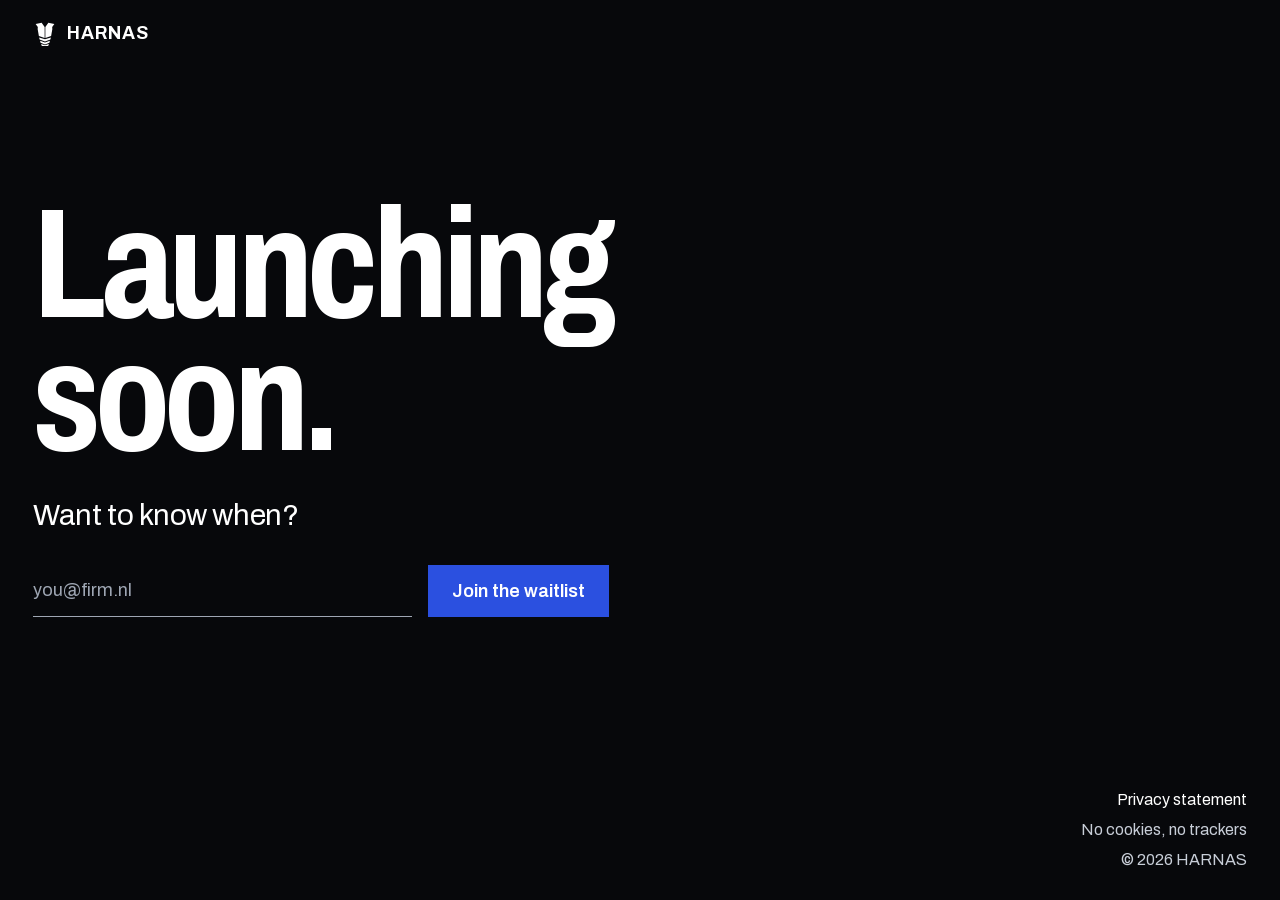
<file: index.html>
<!doctype html>
<html lang="en" class="js">
<head>
<meta charset="utf-8">
<meta name="viewport" content="width=device-width, initial-scale=1">
<meta http-equiv="Content-Security-Policy" content="default-src 'self'; script-src 'self' https://challenges.cloudflare.com; frame-src https://challenges.cloudflare.com; style-src 'self'; img-src 'self'; font-src 'self'; connect-src 'self' https://formspree.io; form-action https://formspree.io; base-uri 'none'; object-src 'none'">
<meta name="referrer" content="strict-origin-when-cross-origin">
<title>HARNAS</title>
<meta name="description" content="HARNAS is launching soon.">
<link rel="icon" href="brand/harnas-mark.svg">
<link rel="preload" as="font" type="font/woff2" href="fonts/archivo-latin.woff2" crossorigin>
<link rel="stylesheet" href="gate.css">
<script src="https://challenges.cloudflare.com/turnstile/v0/api.js" async defer></script>
</head>
<body>
<canvas id="ground" aria-hidden="true"></canvas>
<p class="brand"><svg viewBox="0 0 100 108" aria-hidden="true"><use href="#mark"/></svg>HARNAS</p>
<main class="gate">
  <h1 data-t="h">Launching soon.</h1>
  <p class="sub" data-t="sub">Want to know when?</p>
  <form class="form" id="wait-form" method="post" action="https://formspree.io/f/xvkkonpn">
    <label class="sr-only" for="w-email" data-t="email">Your email</label>
    <input type="email" id="w-email" name="email" required autocomplete="email" placeholder="you@firm.nl">
    <input type="hidden" name="_subject" value="HARNAS waitlist">
    <input type="hidden" name="language" id="w-lang">
    <input type="text" name="_gotcha" tabindex="-1" autocomplete="off" class="sr-only" aria-hidden="true">
    <button class="btn" type="submit" data-t="cta">Join the waitlist</button>
    <div class="cf-turnstile" data-sitekey="0x4AAAAAAFllhifCZD5GIicB" data-action="waitlist" data-theme="dark" data-appearance="interaction-only"></div>
  </form>
  <p class="msg" id="msg" aria-live="polite"></p>
</main>
<div class="stage" id="stage" aria-hidden="true"></div>
<footer class="legal"><a href="privacy-en.html" data-privacy data-t="privacy">Privacy statement</a><span data-t="legal">No cookies, no trackers</span><span>© 2026 HARNAS</span></footer>
<svg width="0" height="0" class="defs" aria-hidden="true">
  <symbol id="mark" viewBox="0 0 100 108"><g fill="currentColor">
    <path d="M48.5 25 L36 7 L11 12.5 Q22 23 19.5 34 L24.5 63 L48.5 71 Z"/>
    <path d="M51.5 25 L64 7 L89 12.5 Q78 23 80.5 34 L75.5 63 L51.5 71 Z"/>
    <path d="M25.5 68.5 L50 76.5 L74.5 68.5 L72.5 77 L50 85 L27.5 77 Z"/>
    <path d="M29.5 82.5 L50 89.5 L70.5 82.5 L68.5 91 L50 98 L31.5 91 Z"/>
    <path d="M34 96 L50 101.5 L66 96 L64 103 L50 108 L36 103 Z"/>
  </g></symbol>
</svg>
<script type="module" src="gate.js"></script>
</body>
</html>
</file>
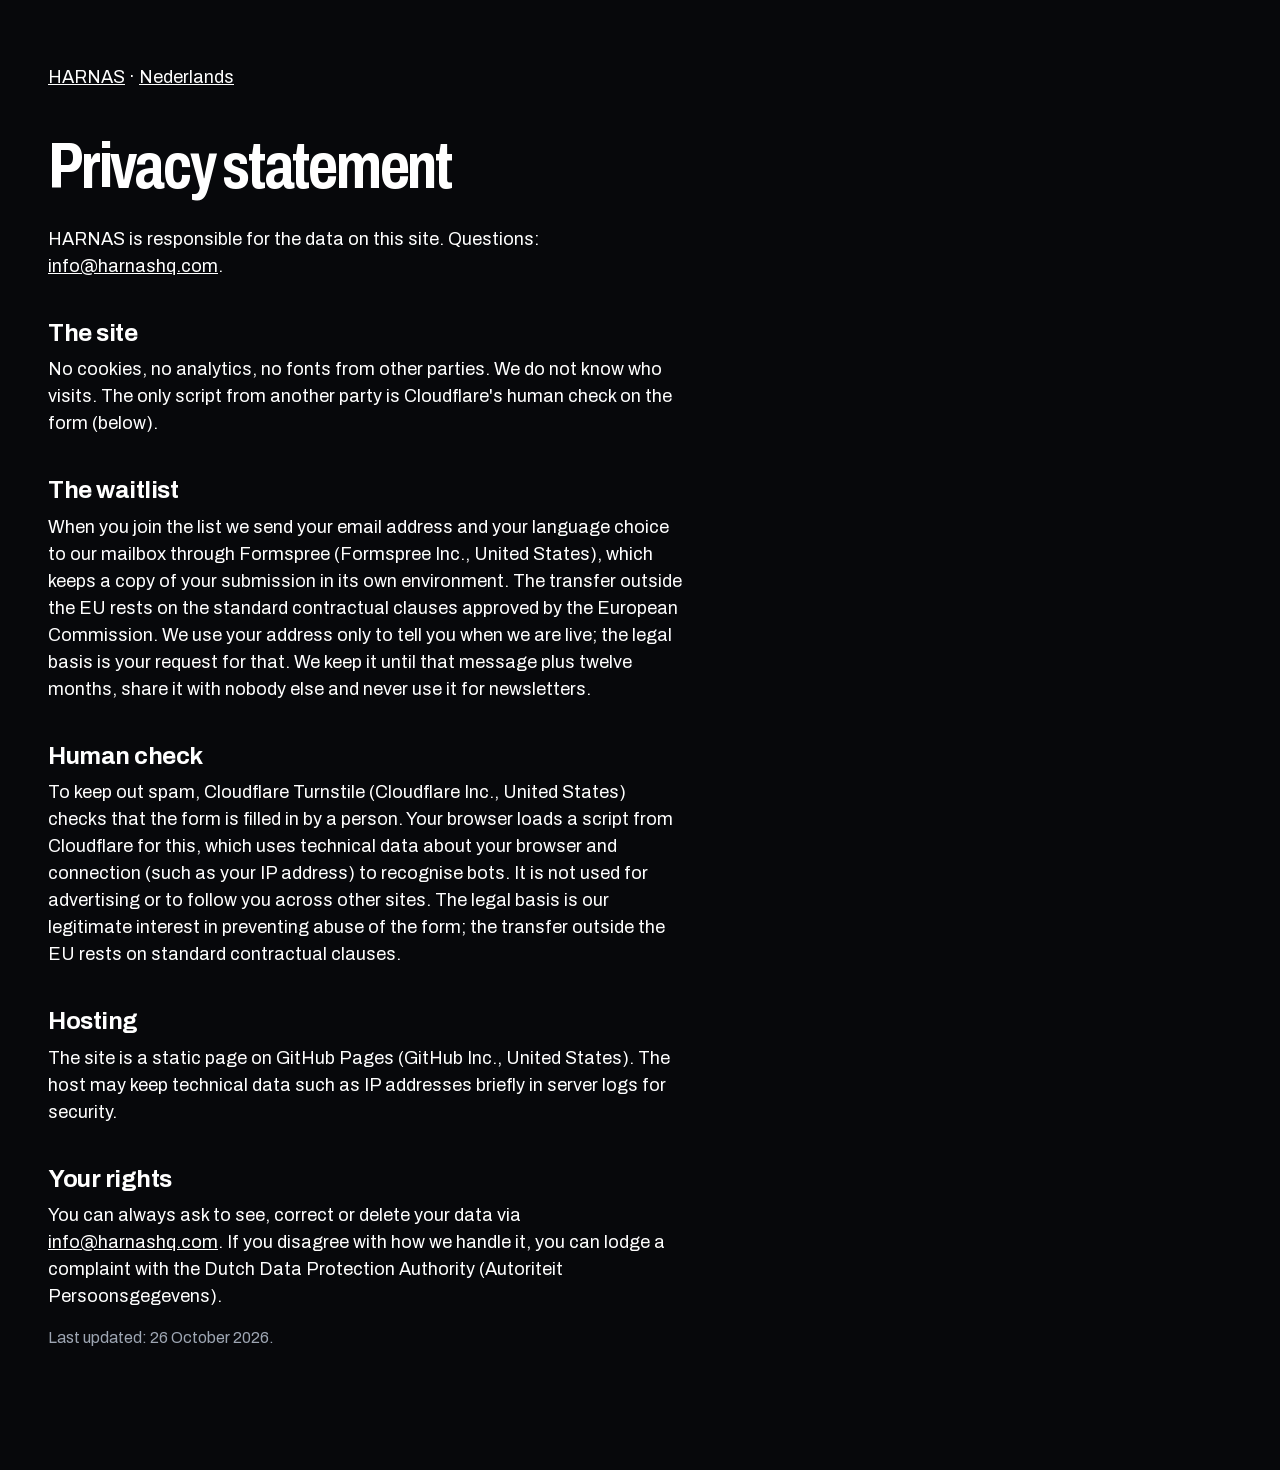
<file: privacy-en.html>
<!doctype html>
<html lang="en">
<head>
<meta charset="utf-8">
<meta name="viewport" content="width=device-width, initial-scale=1">
<meta http-equiv="Content-Security-Policy" content="default-src 'none'; style-src 'self'; img-src 'self'; font-src 'self'; base-uri 'none'; form-action 'none'">
<meta name="referrer" content="strict-origin-when-cross-origin">
<title>Privacy statement · HARNAS</title>
<link rel="icon" href="brand/harnas-mark.svg">
<link rel="stylesheet" href="gate.css">
</head>
<body>
<main class="doc">
  <p><a href="index.html?lang=en">HARNAS</a> · <a href="privacy.html">Nederlands</a></p>
  <h1>Privacy statement</h1>
  <p>HARNAS is responsible for the data on this site. Questions: <a href="mailto:info@harnashq.com">info@harnashq.com</a>.</p>
  <h2>The site</h2>
  <p>No cookies, no analytics, no fonts from other parties. We do not know who visits. The only script from another party is Cloudflare's human check on the form (below).</p>
  <h2>The waitlist</h2>
  <p>When you join the list we send your email address and your language choice to our mailbox through Formspree (Formspree Inc., United States), which keeps a copy of your submission in its own environment. The transfer outside the EU rests on the standard contractual clauses approved by the European Commission. We use your address only to tell you when we are live; the legal basis is your request for that. We keep it until that message plus twelve months, share it with nobody else and never use it for newsletters.</p>
  <h2>Human check</h2>
  <p>To keep out spam, Cloudflare Turnstile (Cloudflare Inc., United States) checks that the form is filled in by a person. Your browser loads a script from Cloudflare for this, which uses technical data about your browser and connection (such as your IP address) to recognise bots. It is not used for advertising or to follow you across other sites. The legal basis is our legitimate interest in preventing abuse of the form; the transfer outside the EU rests on standard contractual clauses.</p>

  <h2>Hosting</h2>
  <p>The site is a static page on GitHub Pages (GitHub Inc., United States). The host may keep technical data such as IP addresses briefly in server logs for security.</p>
  <h2>Your rights</h2>
  <p>You can always ask to see, correct or delete your data via <a href="mailto:info@harnashq.com">info@harnashq.com</a>. If you disagree with how we handle it, you can lodge a complaint with the Dutch Data Protection Authority (Autoriteit Persoonsgegevens).</p>
  <p class="small">Last updated: 26 October 2026.</p>
</main>
</body>
</html>
</file>
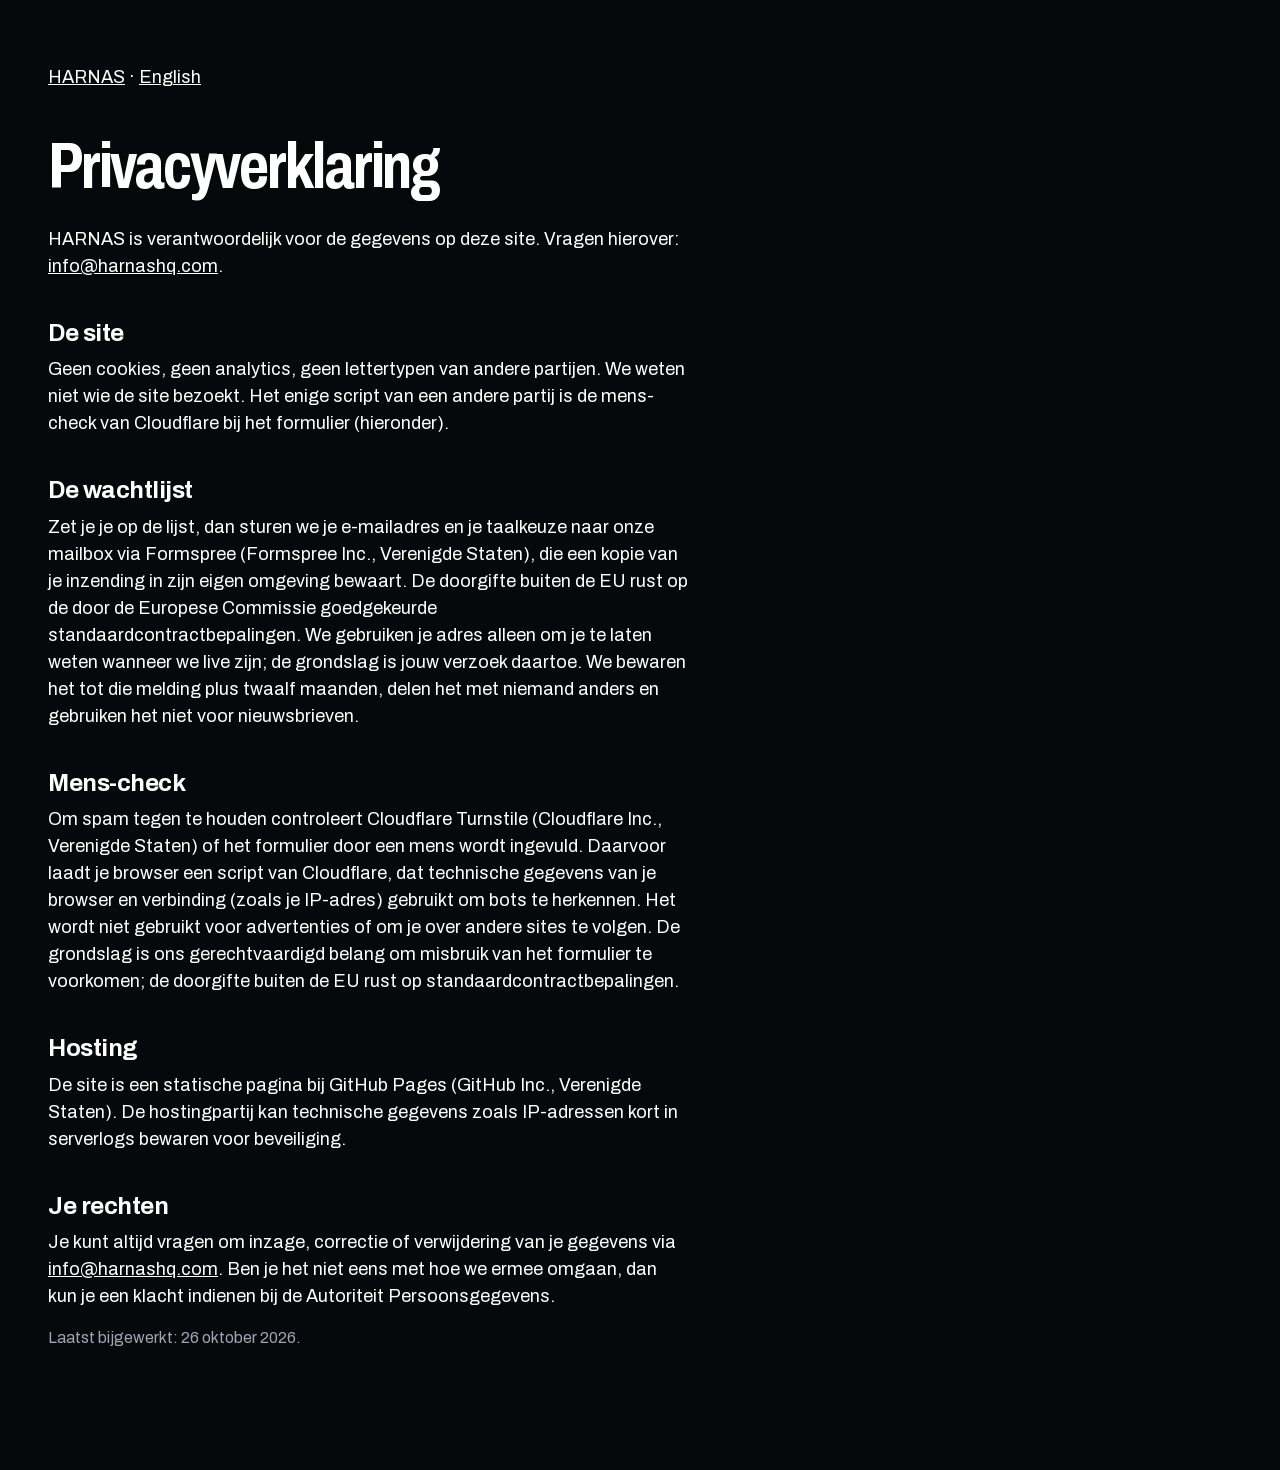
<file: privacy.html>
<!doctype html>
<html lang="nl">
<head>
<meta charset="utf-8">
<meta name="viewport" content="width=device-width, initial-scale=1">
<meta http-equiv="Content-Security-Policy" content="default-src 'none'; style-src 'self'; img-src 'self'; font-src 'self'; base-uri 'none'; form-action 'none'">
<meta name="referrer" content="strict-origin-when-cross-origin">
<title>Privacyverklaring · HARNAS</title>
<link rel="icon" href="brand/harnas-mark.svg">
<link rel="stylesheet" href="gate.css">
</head>
<body>
<main class="doc">
  <p><a href="index.html?lang=nl">HARNAS</a> · <a href="privacy-en.html">English</a></p>
  <h1>Privacyverklaring</h1>
  <p>HARNAS is verantwoordelijk voor de gegevens op deze site. Vragen hierover: <a href="mailto:info@harnashq.com">info@harnashq.com</a>.</p>
  <h2>De site</h2>
  <p>Geen cookies, geen analytics, geen lettertypen van andere partijen. We weten niet wie de site bezoekt. Het enige script van een andere partij is de mens-check van Cloudflare bij het formulier (hieronder).</p>
  <h2>De wachtlijst</h2>
  <p>Zet je je op de lijst, dan sturen we je e-mailadres en je taalkeuze naar onze mailbox via Formspree (Formspree Inc., Verenigde Staten), die een kopie van je inzending in zijn eigen omgeving bewaart. De doorgifte buiten de EU rust op de door de Europese Commissie goedgekeurde standaardcontractbepalingen. We gebruiken je adres alleen om je te laten weten wanneer we live zijn; de grondslag is jouw verzoek daartoe. We bewaren het tot die melding plus twaalf maanden, delen het met niemand anders en gebruiken het niet voor nieuwsbrieven.</p>
  <h2>Mens-check</h2>
  <p>Om spam tegen te houden controleert Cloudflare Turnstile (Cloudflare Inc., Verenigde Staten) of het formulier door een mens wordt ingevuld. Daarvoor laadt je browser een script van Cloudflare, dat technische gegevens van je browser en verbinding (zoals je IP-adres) gebruikt om bots te herkennen. Het wordt niet gebruikt voor advertenties of om je over andere sites te volgen. De grondslag is ons gerechtvaardigd belang om misbruik van het formulier te voorkomen; de doorgifte buiten de EU rust op standaardcontractbepalingen.</p>

  <h2>Hosting</h2>
  <p>De site is een statische pagina bij GitHub Pages (GitHub Inc., Verenigde Staten). De hostingpartij kan technische gegevens zoals IP-adressen kort in serverlogs bewaren voor beveiliging.</p>
  <h2>Je rechten</h2>
  <p>Je kunt altijd vragen om inzage, correctie of verwijdering van je gegevens via <a href="mailto:info@harnashq.com">info@harnashq.com</a>. Ben je het niet eens met hoe we ermee omgaan, dan kun je een klacht indienen bij de Autoriteit Persoonsgegevens.</p>
  <p class="small">Laatst bijgewerkt: 26 oktober 2026.</p>
</main>
</body>
</html>
</file>
<file: gate.css>
/* HARNAS holding page. One screen: the mark, one line, one field. */
@font-face { font-family: "Archivo"; src: url("fonts/archivo-latin.woff2") format("woff2"); font-weight: 100 900; font-stretch: 62% 125%; font-display: swap;
  unicode-range: U+0000-00FF, U+0131, U+0152-0153, U+02BB-02BC, U+02C6, U+02DA, U+02DC, U+0304, U+0308, U+0329, U+2000-206F, U+20AC, U+2122, U+2191, U+2193, U+2212, U+2215, U+FEFF, U+FFFD; }
@font-face { font-family: "Archivo"; src: url("fonts/archivo-latin-ext.woff2") format("woff2"); font-weight: 100 900; font-stretch: 62% 125%; font-display: swap;
  unicode-range: U+0100-02BA, U+02BD-02C5, U+02C7-02CC, U+02CE-02D7, U+02DD-02FF, U+1D00-1DBF, U+1E00-1E9F, U+1EF2-1EFF, U+2020, U+20A0-20AB, U+20AD-20C4, U+2113, U+2C60-2C7F, U+A720-A7FF; }

:root { --night: #07080B; --night-2: #12151B; --steel: #C8CED8; --steel-soft: #9EA6B3; --blue: #2B50E0; --blue-hi: #6F8BFF; --white: #FFFFFF; --ink: #0E1014; }
*, *::before, *::after { box-sizing: border-box; }
html, body { height: 100%; }
body { margin: 0; background: var(--night); color: var(--white); font-family: "Archivo", "Helvetica Neue", Arial, sans-serif; font-size: 1.125rem; line-height: 1.5; -webkit-font-smoothing: antialiased; }
h1, p { margin: 0; }
svg { display: block; }
.defs { position: absolute; }
.sr-only { position: absolute; width: 1px; height: 1px; overflow: hidden; clip-path: inset(50%); white-space: nowrap; }
:focus-visible { outline: 3px solid var(--blue-hi); outline-offset: 3px; }

.brand { display: flex; align-items: center; gap: 0.6rem; font-weight: 700; letter-spacing: 0.06em; }
.brand svg { width: 24px; }

/* the waitlist: the mark in steel on the right as the ground of the page, the type over the night on the left */
:root { --margin: clamp(16px, 2.6vw, 40px); --step-display: clamp(3rem, 0.6rem + 11.4vw, 12.5rem); --step-lead: clamp(1.375rem, 1.05rem + 1vw, 2.25rem); }
#ground { display: none; position: fixed; inset: 0; width: 100vw; height: 100lvh; z-index: 0; pointer-events: none; }
.gl #ground { display: block; }
body > .brand, .gate, .legal { position: relative; z-index: 1; }
body { display: grid; grid-template-rows: auto 1fr auto; min-height: 100svh; }
body > .brand { padding: 20px var(--margin); }
.gate { align-self: center; padding: 6svh var(--margin); max-width: 54vw; }
h1 { font-size: var(--step-display); font-weight: 700; font-stretch: 76%; line-height: 0.86; letter-spacing: -0.035em; max-width: 7ch; }
.sub { margin-top: 32px; font-size: var(--step-lead); line-height: 1.2; letter-spacing: -0.015em; color: var(--white); }
.form { margin-top: 32px; display: flex; gap: 16px; align-items: end; flex-wrap: wrap; max-width: 36rem; }
.form input[type="email"] { flex: 1 1 15rem; min-height: 3.25rem; padding: 0.55rem 0; border: 0; border-bottom: 1px solid var(--steel-soft); border-radius: 0; background: transparent; color: var(--white); font: inherit; transition: border-color 180ms ease; }
.form input[type="email"]::placeholder { color: var(--steel-soft); }
.form input[type="email"]:focus { outline: none; border-bottom: 2px solid var(--blue-hi); }
.btn { min-height: 3.25rem; padding: 0 1.5rem; border: 0; background: var(--blue); color: var(--white); font: inherit; font-weight: 600; cursor: pointer; white-space: nowrap; transition: background-color 180ms ease, transform 140ms cubic-bezier(0.22, 1, 0.36, 1); }
.btn:hover { background: #3A5FF2; }
.btn:active { transform: scale(0.97); }
.btn:disabled { cursor: default; }
/* the human check: invisible unless Cloudflare needs an interaction, then a full row under the field */
.cf-turnstile { flex: 1 1 100%; }
.cf-turnstile:empty { display: none; }
.msg { margin-top: 0.75rem; min-height: 1.5em; color: var(--steel); }
.stage { position: absolute; top: 5svh; right: 6vw; width: 42vw; height: 88svh; pointer-events: none; }
.legal { display: grid; gap: 6px; justify-items: end; text-align: right; padding: 0 var(--margin) 28px; font-size: 1rem; color: var(--steel); }
.legal a { color: var(--white); text-decoration: underline; text-decoration-color: transparent; text-underline-offset: 0.2em; transition: text-decoration-color 180ms ease; }
.legal a:hover { text-decoration-color: currentColor; }

/* phone: the words and the field first, the mark below them */
@media (max-width: 760px) {
  :root { --step-display: clamp(2.75rem, 14.4vw, 3.5rem); }
  body { grid-template-rows: auto auto 1fr auto; }
  .gate { align-self: start; max-width: none; padding-top: 4svh; }
  .sub { margin-top: 20px; }
  .form { margin-top: 20px; }
  .form .btn { flex: 1 1 100%; }
  .stage { position: static; width: auto; height: auto; min-height: 30svh; margin: 0 var(--margin); }
  .legal { justify-items: start; text-align: left; padding-top: 12px; }
}

/* text pages */
.doc { max-width: 46rem; padding: 64px clamp(16px, 4vw, 48px) 120px; }
.doc h1 { max-width: none; margin: 48px 0 32px; font-size: clamp(2rem, 1rem + 4vw, 4rem); }
.doc h2 { font-size: 1.5rem; margin: 40px 0 10px; letter-spacing: -0.02em; line-height: 1.1; }
.doc p + p { margin-top: 1em; }
.doc a { color: var(--white); }
.doc .small { font-size: 1rem; color: var(--steel-soft); }
</file>
